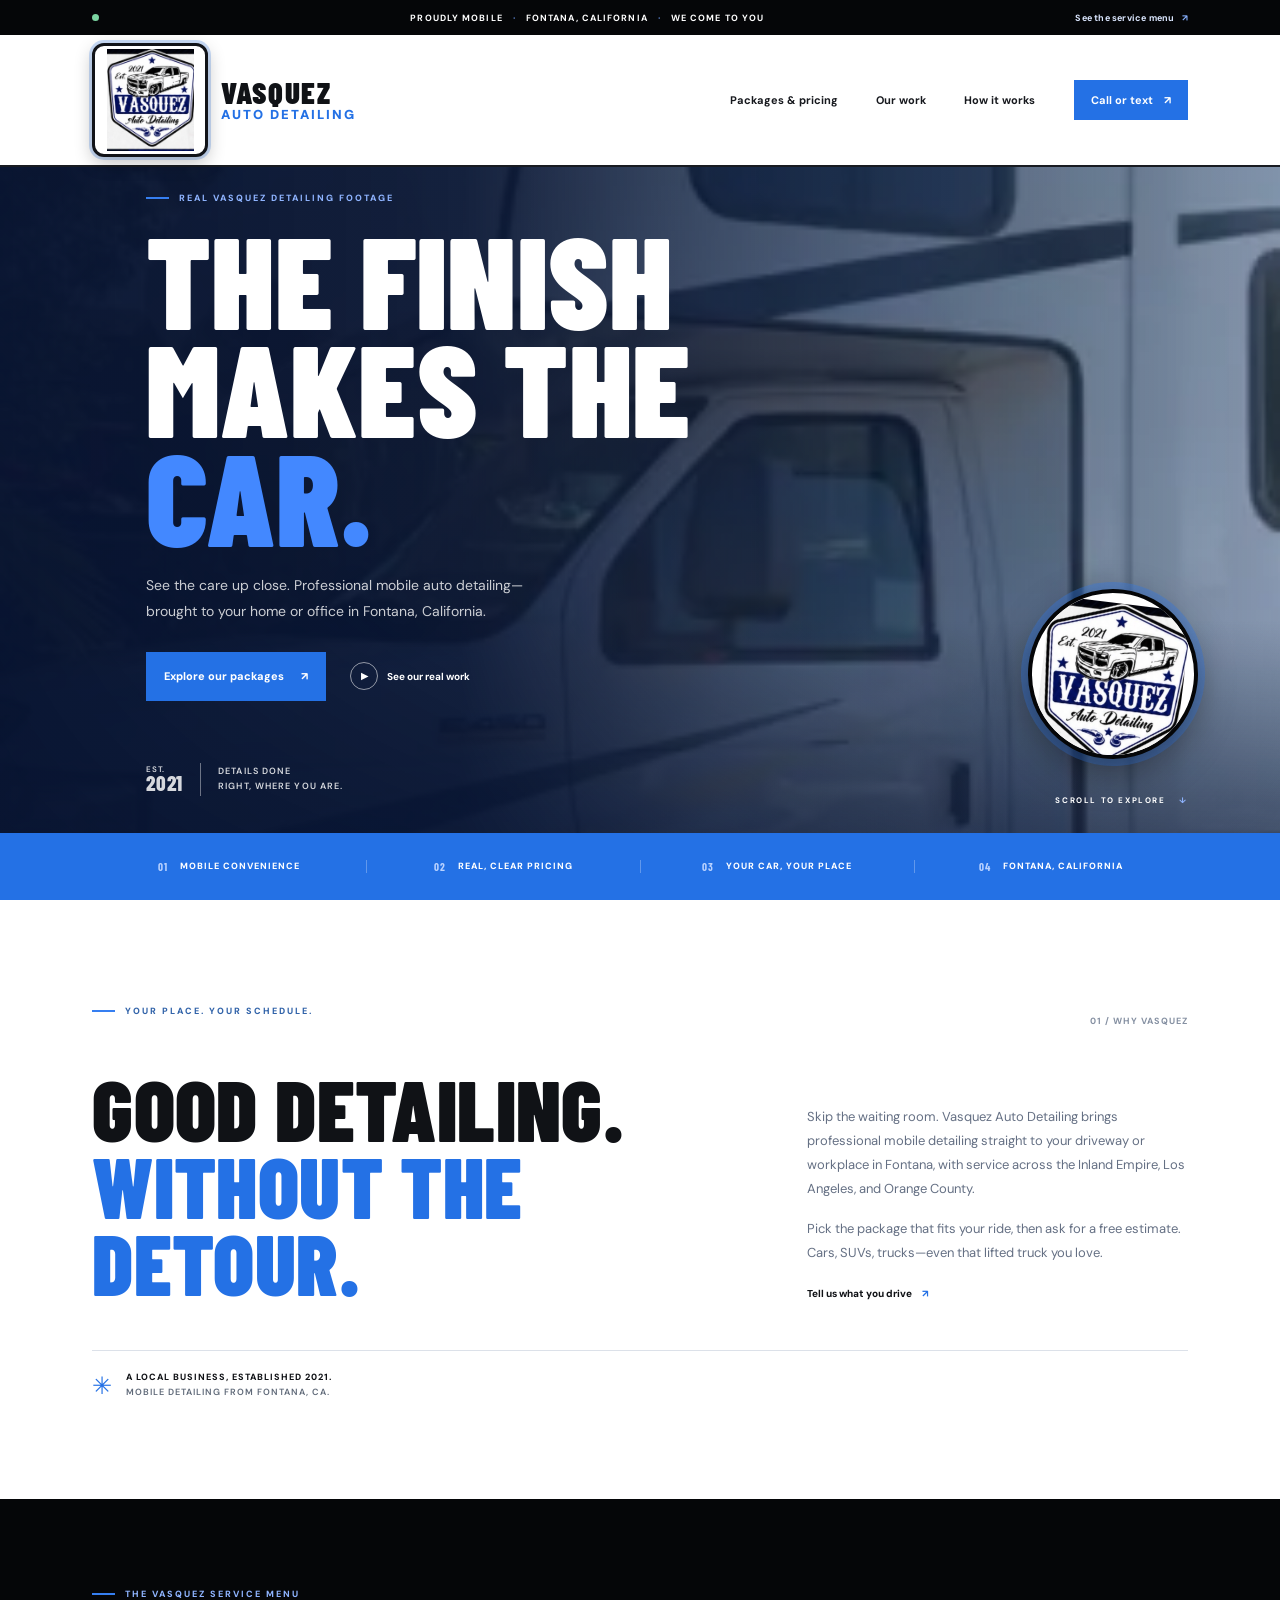
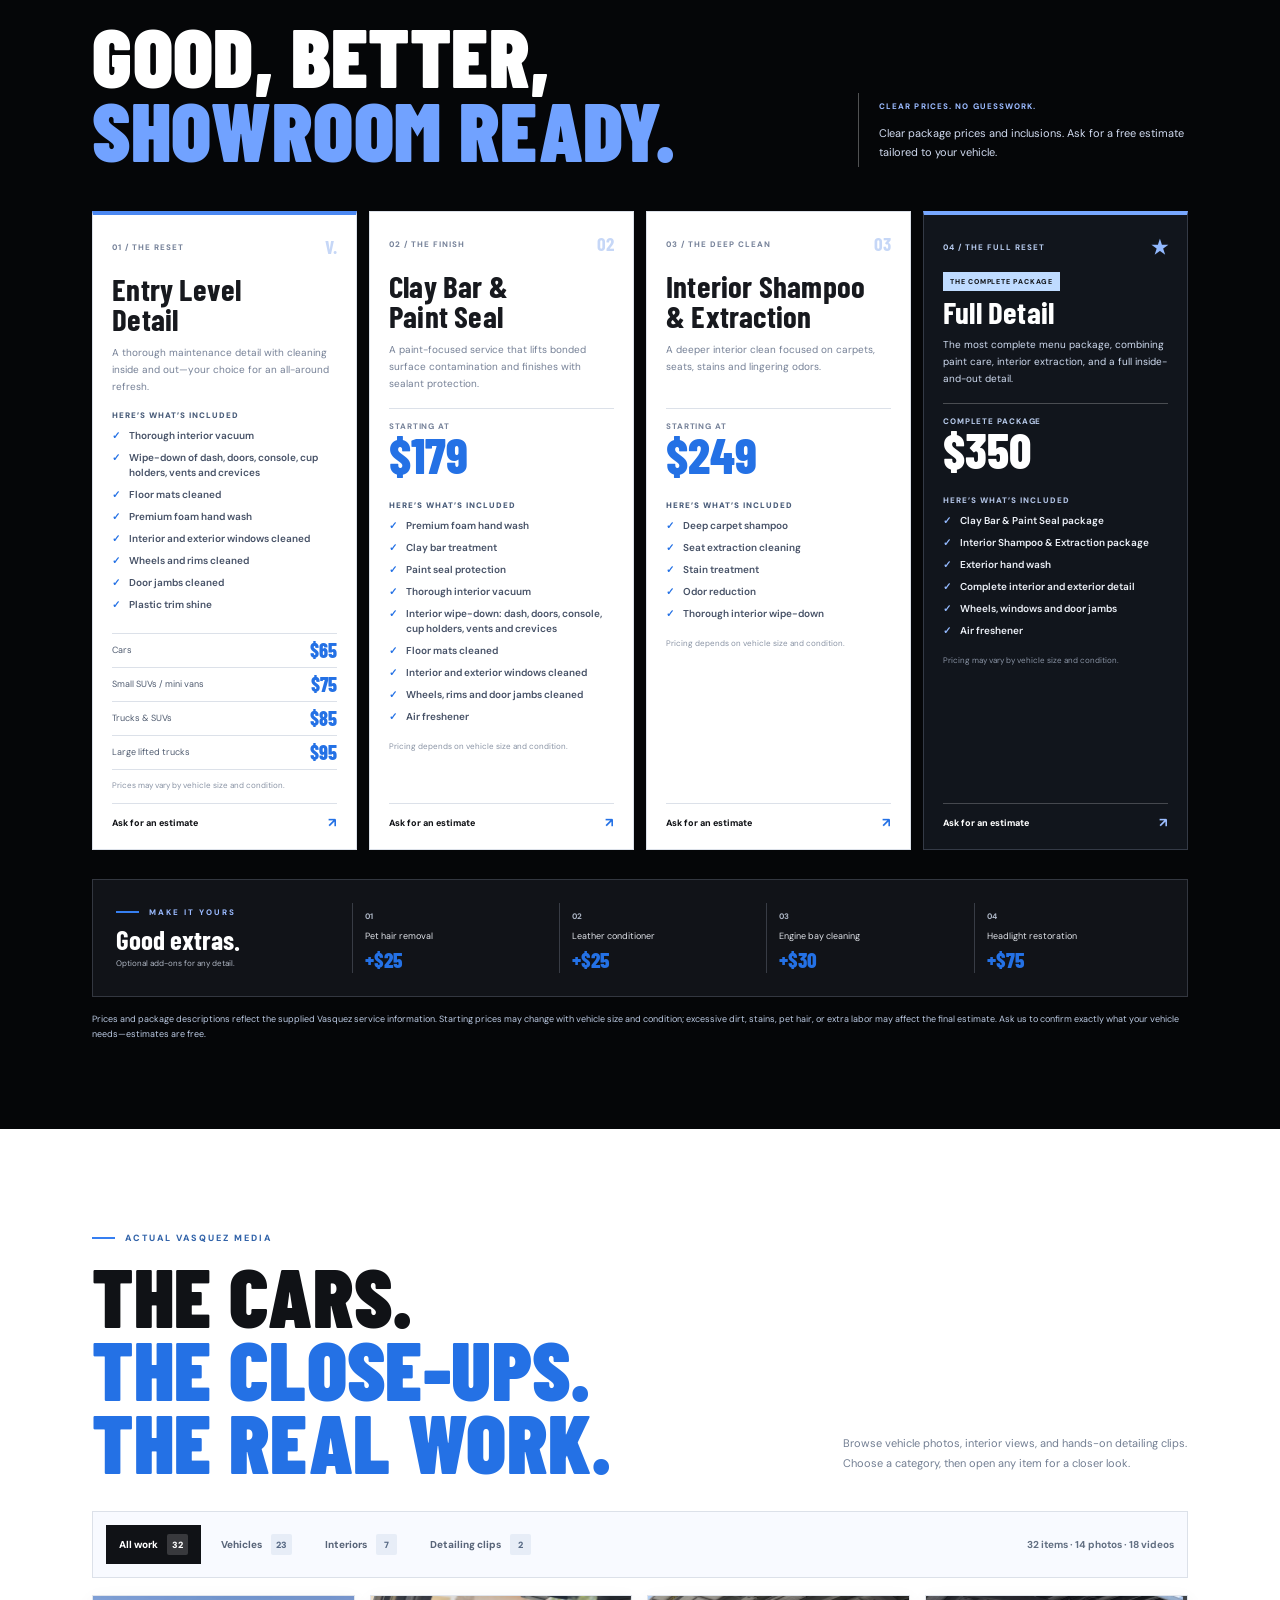
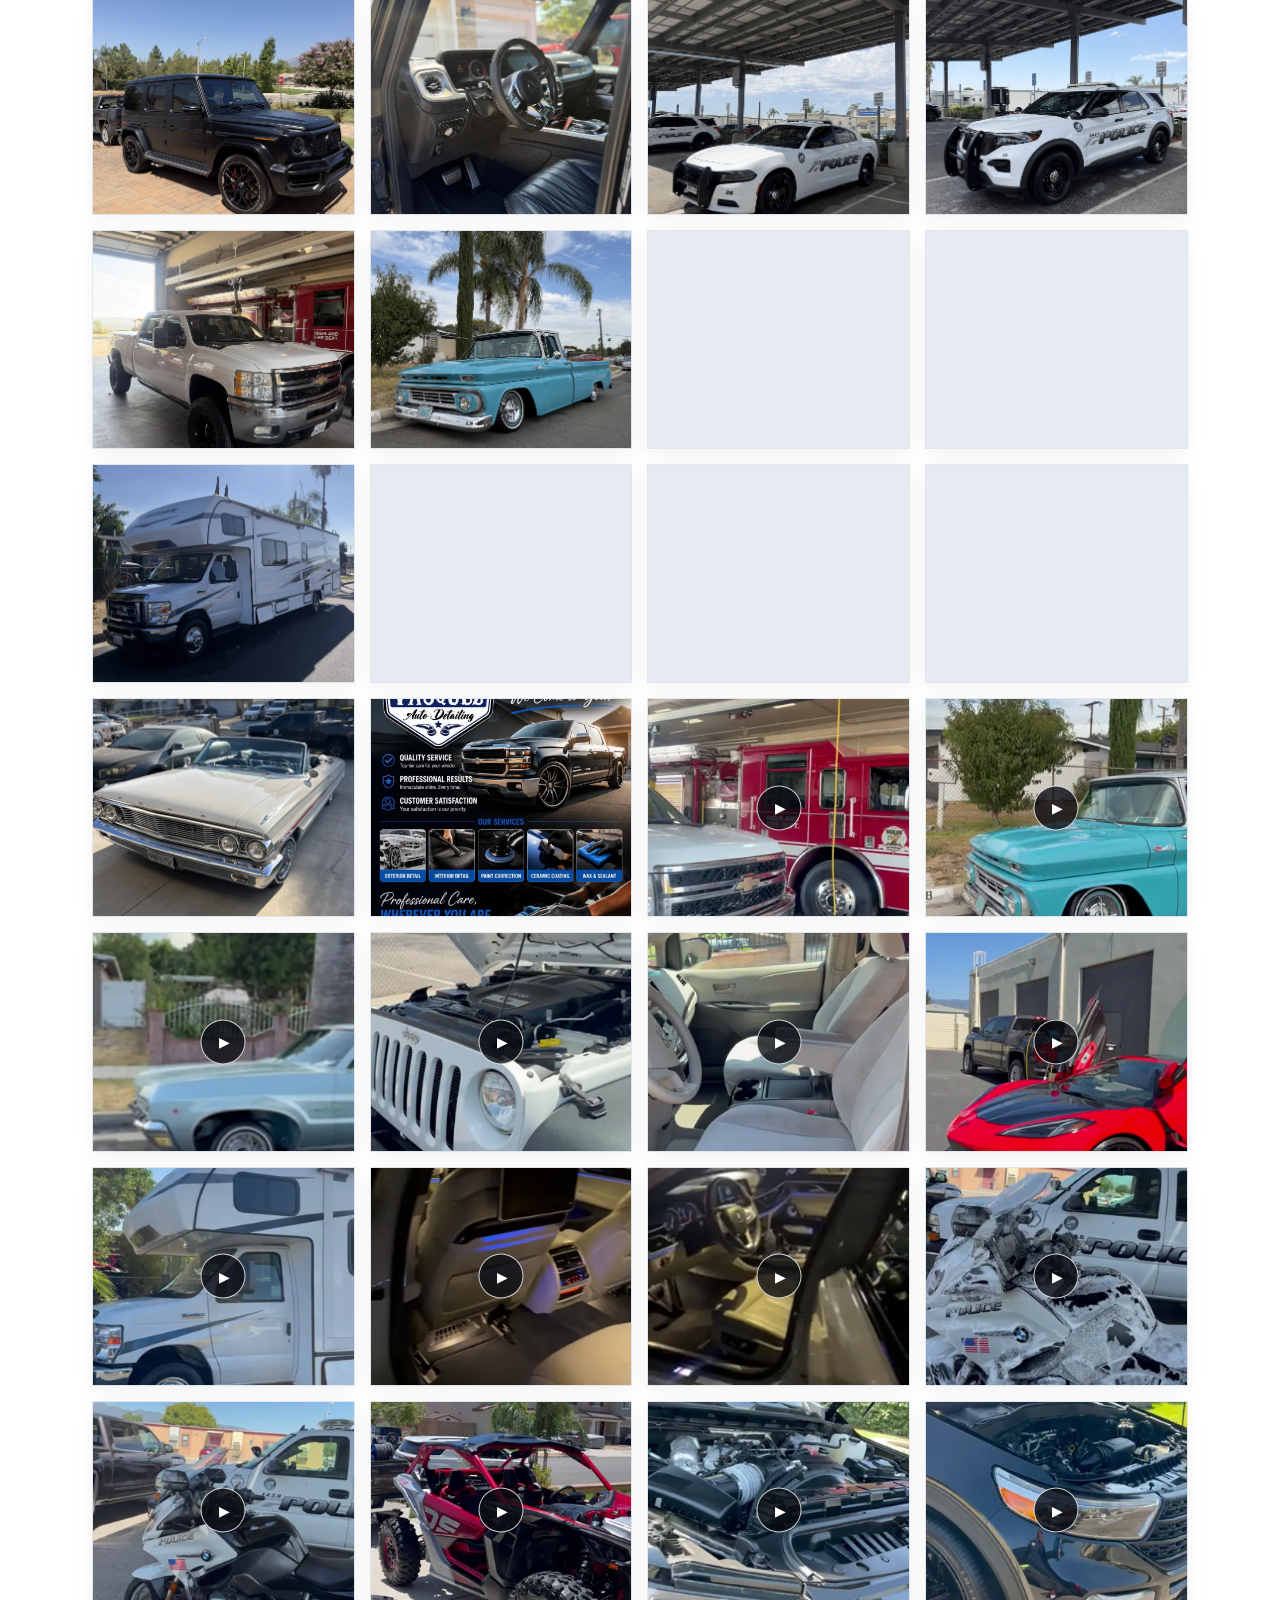
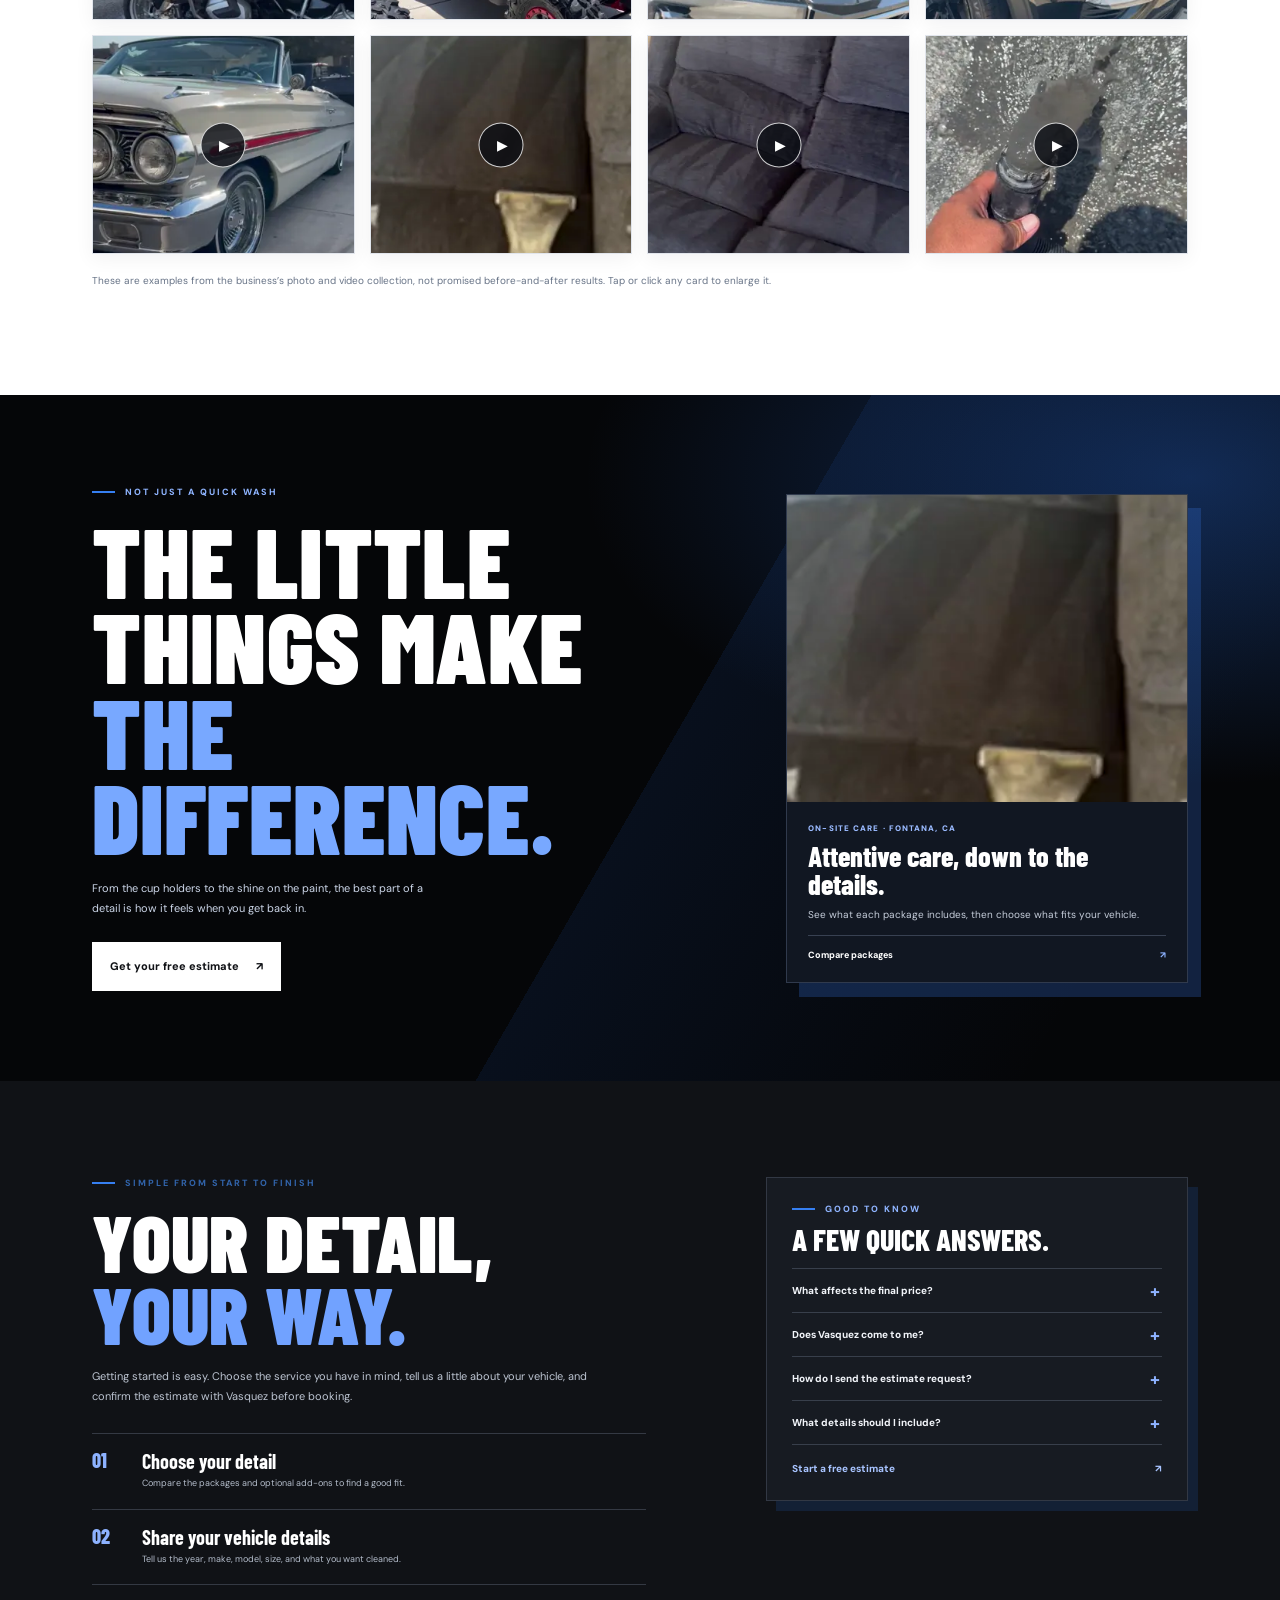
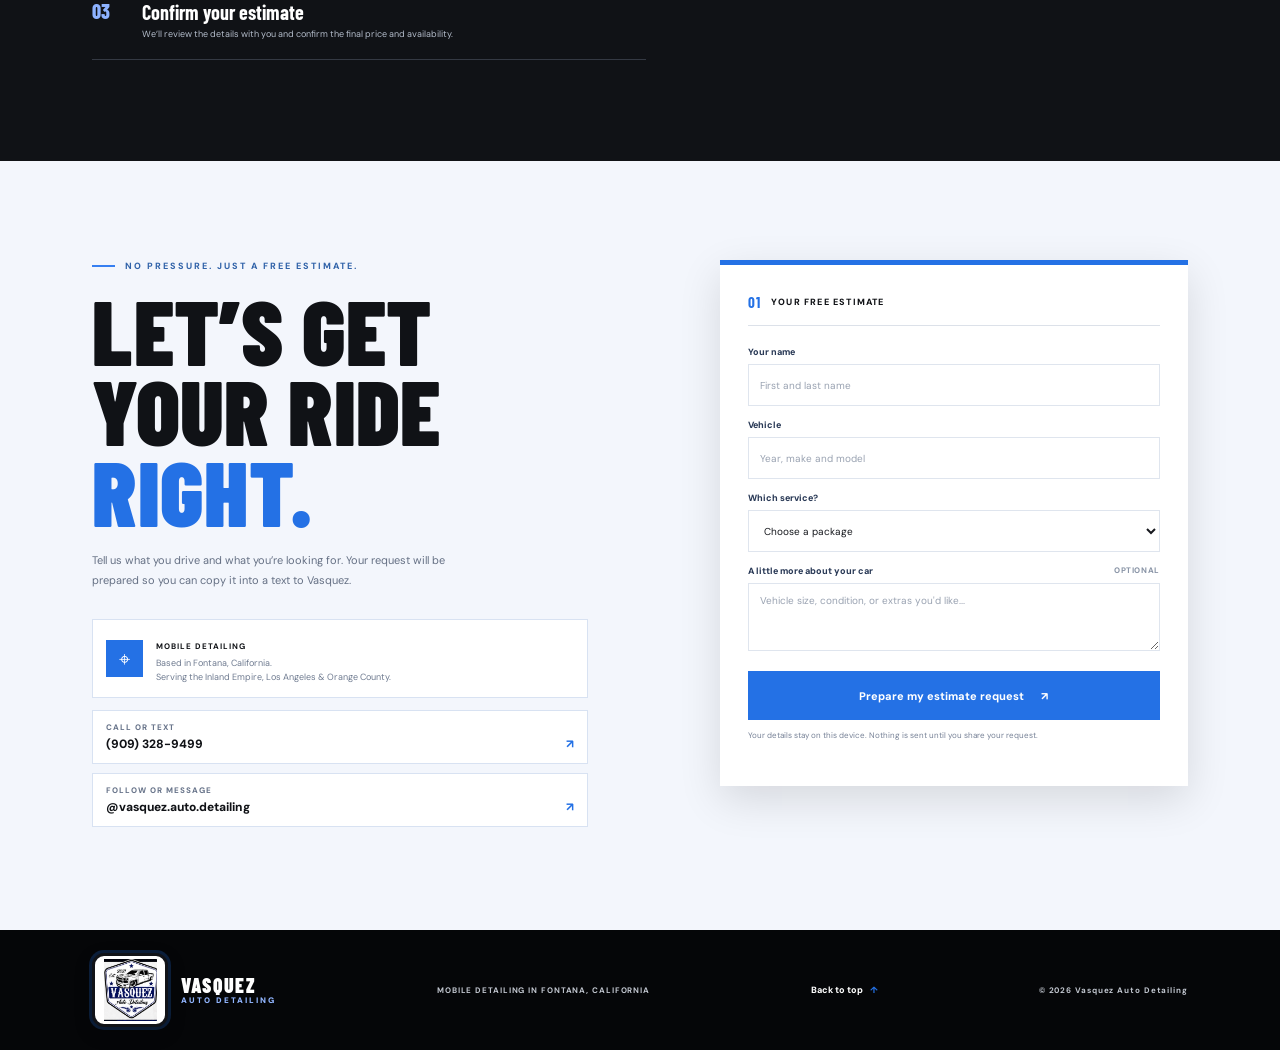
<file: index.html>
<!doctype html>
<html lang="en">
  <head>
    <meta charset="utf-8">
    <meta name="viewport" content="width=device-width, initial-scale=1">
    <meta name="theme-color" content="#101216">
    <meta name="description" content="Mobile auto detailing based in Fontana, California. Explore Vasquez Auto Detailing's services and prices, then call or text (909) 328-9499 for an estimate.">
    <meta property="og:type" content="website">
    <meta property="og:title" content="Vasquez Auto Detailing | Mobile Detailing in Fontana, CA">
    <meta property="og:description" content="Professional mobile detailing, honest package pricing and real work from Fontana, California.">
    <meta property="og:image" content="assets/photos/14.webp">
    <title>Vasquez Auto Detailing | Mobile Detailing in Fontana, CA</title>
    <link rel="preconnect" href="https://fonts.googleapis.com">
    <link rel="preconnect" href="https://fonts.gstatic.com" crossorigin>
    <link href="https://fonts.googleapis.com/css2?family=Barlow+Condensed:wght@500;600;700;800;900&family=DM+Sans:wght@400;500;600;700;800;900&display=swap" rel="stylesheet">
    <link rel="stylesheet" href="styles.css">
    <script type="application/ld+json">
      {
        "@context": "https://schema.org",
        "@type": "AutomotiveBusiness",
        "name": "Vasquez Auto Detailing",
        "image": "assets/photos/14.webp",
        "description": "Mobile automotive detailing based in Fontana, California.",
        "telephone": "+1-909-328-9499",
        "sameAs": [
          "https://www.instagram.com/vasquez.auto.detailing/"
        ],
        "address": {
          "@type": "PostalAddress",
          "addressLocality": "Fontana",
          "addressRegion": "CA",
          "addressCountry": "US"
        },
        "areaServed": {
          "@type": "City",
          "name": "Fontana"
        },
        "priceRange": "$65-$350"
      }
    </script>
    <script src="portfolio.js" defer></script>
    <script src="script.js" defer></script>
  </head>
  <body>
    <a class="skip-link" href="#main">Skip to content</a>
    <div class="location-bar">
      <span class="location-dot" aria-hidden="true"></span>
      <span>PROUDLY MOBILE <i>·</i> FONTANA, CALIFORNIA <i>·</i> WE COME TO YOU</span>
      <a href="#packages">See the service menu <span aria-hidden="true">↗</span></a>
    </div>
    <header class="site-header">
      <a class="brand" href="#home" aria-label="Vasquez Auto Detailing home">
        <img class="brand-logo" src="assets/logo-mark.webp" alt="">
        <span class="brand-name"><strong>VASQUEZ</strong><span>AUTO DETAILING</span></span>
      </a>
      <button class="menu-toggle" type="button" aria-expanded="false" aria-controls="main-nav" aria-label="Open navigation">
        <span></span><span></span>
      </button>
      <nav class="main-nav" id="main-nav" aria-label="Main navigation">
        <a href="#packages">Packages &amp; pricing</a>
        <a href="#work">Our work</a>
        <a href="#planning">How it works</a>
        <a class="nav-cta" href="tel:+19093289499">Call or text <span aria-hidden="true">↗</span></a>
      </nav>
    </header>

    <main id="main">
      <section class="hero" id="home">
        <video class="hero-video" muted playsinline preload="metadata" poster="assets/posters/07.webp" aria-hidden="true">
          <source src="assets/videos/07.mp4" type="video/mp4">
        </video>
        <div class="hero-overlay"></div>
        <div class="hero-content">
          <p class="eyebrow"><span></span> REAL VASQUEZ DETAILING FOOTAGE</p>
          <h1>THE FINISH<br>MAKES THE <span>CAR.</span></h1>
          <p class="hero-copy">See the care up close. Professional mobile auto detailing—brought to your home or office in Fontana, California.</p>
          <div class="hero-actions">
            <a class="button button-blue" href="#packages">Explore our packages <span aria-hidden="true">↗</span></a>
            <a class="hero-link" href="#work"><span class="play-mark" aria-hidden="true">▶</span> See our real work</a>
          </div>
          <div class="hero-proof" aria-label="Established 2021, mobile service">
            <span class="proof-year">EST.<br><strong>2021</strong></span>
            <span class="proof-rule"></span>
            <span>DETAILS DONE<br>RIGHT, WHERE YOU ARE.</span>
          </div>
        </div>
        <div class="hero-stamp"><img src="assets/logo-mark.webp" alt="Original Vasquez Auto Detailing shield logo, established 2021"></div>
        <a class="hero-scroll" href="#packages">SCROLL TO EXPLORE <span aria-hidden="true">↓</span></a>
      </section>

      <section class="service-strip" aria-label="Service highlights">
        <div><span class="strip-symbol">01</span><span>MOBILE CONVENIENCE</span></div>
        <div><span class="strip-symbol">02</span><span>REAL, CLEAR PRICING</span></div>
        <div><span class="strip-symbol">03</span><span>YOUR CAR, YOUR PLACE</span></div>
        <div><span class="strip-symbol">04</span><span>FONTANA, CALIFORNIA</span></div>
      </section>

      <section class="intro section-wrap" id="about">
        <div class="intro-label"><span class="eyebrow blue-eyebrow"><span></span> YOUR PLACE. YOUR SCHEDULE.</span><span class="side-index">01 / WHY VASQUEZ</span></div>
        <div class="intro-grid">
          <h2>GOOD DETAILING.<br><span>WITHOUT THE DETOUR.</span></h2>
          <div>
            <p>Skip the waiting room. Vasquez Auto Detailing brings professional mobile detailing straight to your driveway or workplace in Fontana, with service across the Inland Empire, Los Angeles, and Orange County.</p>
            <p>Pick the package that fits your ride, then ask for a free estimate. Cars, SUVs, trucks—even that lifted truck you love.</p>
            <a class="inline-link" href="#quote">Tell us what you drive <span aria-hidden="true">↗</span></a>
          </div>
        </div>
        <div class="intro-footnote"><span class="footnote-star" aria-hidden="true">✳</span><p>A LOCAL BUSINESS, ESTABLISHED 2021.<br><span>MOBILE DETAILING FROM FONTANA, CA.</span></p></div>
      </section>

      <section class="packages" id="packages">
        <div class="section-wrap">
          <div class="packages-head">
            <div>
              <p class="eyebrow"><span></span> THE VASQUEZ SERVICE MENU</p>
              <h2>GOOD, BETTER,<br><span>SHOWROOM READY.</span></h2>
            </div>
            <div class="pricing-blurb">
              <span class="menu-tag">CLEAR PRICES. NO GUESSWORK.</span>
              <p>Clear package prices and inclusions. Ask for a free estimate tailored to your vehicle.</p>
            </div>
          </div>
          <div class="package-grid">
            <article class="package-card entry-card">
              <div class="package-top"><span class="package-number">01 / THE RESET</span><span class="package-mark" aria-hidden="true">V.</span></div>
              <h3>Entry Level<br>Detail</h3>
              <p class="package-copy">A thorough maintenance detail with cleaning inside and out—your choice for an all-around refresh.</p>
              <div class="included-heading">HERE’S WHAT’S INCLUDED</div>
              <ul class="package-includes">
                <li>Thorough interior vacuum</li>
                <li>Wipe-down of dash, doors, console, cup holders, vents and crevices</li>
                <li>Floor mats cleaned</li>
                <li>Premium foam hand wash</li>
                <li>Interior and exterior windows cleaned</li>
                <li>Wheels and rims cleaned</li>
                <li>Door jambs cleaned</li>
                <li>Plastic trim shine</li>
              </ul>
              <div class="price-ladder">
                <div><span>Cars</span><strong>$65</strong></div>
                <div><span>Small SUVs / mini vans</span><strong>$75</strong></div>
                <div><span>Trucks &amp; SUVs</span><strong>$85</strong></div>
                <div><span>Large lifted trucks</span><strong>$95</strong></div>
              </div>
              <p class="price-caption">Prices may vary by vehicle size and condition.</p>
              <a class="package-link" href="#quote" data-service="Entry Level Detail">Ask for an estimate <span aria-hidden="true">↗</span></a>
            </article>

            <article class="package-card">
              <div class="package-top"><span class="package-number">02 / THE FINISH</span><span class="package-mark" aria-hidden="true">02</span></div>
              <h3>Clay Bar &amp;<br>Paint Seal</h3>
              <p class="package-copy">A paint-focused service that lifts bonded surface contamination and finishes with sealant protection.</p>
              <div class="package-price"><span>STARTING AT</span><strong>$179</strong></div>
              <div class="included-heading">HERE’S WHAT’S INCLUDED</div>
              <ul class="package-includes">
                <li>Premium foam hand wash</li>
                <li>Clay bar treatment</li>
                <li>Paint seal protection</li>
                <li>Thorough interior vacuum</li>
                <li>Interior wipe-down: dash, doors, console, cup holders, vents and crevices</li>
                <li>Floor mats cleaned</li>
                <li>Interior and exterior windows cleaned</li>
                <li>Wheels, rims and door jambs cleaned</li>
                <li>Air freshener</li>
              </ul>
              <p class="price-caption">Pricing depends on vehicle size and condition.</p>
              <a class="package-link" href="#quote" data-service="Clay Bar & Paint Seal Package">Ask for an estimate <span aria-hidden="true">↗</span></a>
            </article>

            <article class="package-card">
              <div class="package-top"><span class="package-number">03 / THE DEEP CLEAN</span><span class="package-mark" aria-hidden="true">03</span></div>
              <h3>Interior Shampoo<br>&amp; Extraction</h3>
              <p class="package-copy">A deeper interior clean focused on carpets, seats, stains and lingering odors.</p>
              <div class="package-price"><span>STARTING AT</span><strong>$249</strong></div>
              <div class="included-heading">HERE’S WHAT’S INCLUDED</div>
              <ul class="package-includes">
                <li>Deep carpet shampoo</li>
                <li>Seat extraction cleaning</li>
                <li>Stain treatment</li>
                <li>Odor reduction</li>
                <li>Thorough interior wipe-down</li>
              </ul>
              <p class="price-caption">Pricing depends on vehicle size and condition.</p>
              <a class="package-link" href="#quote" data-service="Interior Shampoo & Extraction">Ask for an estimate <span aria-hidden="true">↗</span></a>
            </article>

            <article class="package-card complete-card">
              <div class="package-top"><span class="package-number">04 / THE FULL RESET</span><span class="package-mark" aria-hidden="true">★</span></div>
              <p class="featured-label">THE COMPLETE PACKAGE</p>
              <h3>Full Detail</h3>
              <p class="package-copy">The most complete menu package, combining paint care, interior extraction, and a full inside-and-out detail.</p>
              <div class="package-price"><span>COMPLETE PACKAGE</span><strong>$350</strong></div>
              <div class="included-heading">HERE’S WHAT’S INCLUDED</div>
              <ul class="package-includes">
                <li>Clay Bar &amp; Paint Seal package</li>
                <li>Interior Shampoo &amp; Extraction package</li>
                <li>Exterior hand wash</li>
                <li>Complete interior and exterior detail</li>
                <li>Wheels, windows and door jambs</li>
                <li>Air freshener</li>
              </ul>
              <p class="price-caption">Pricing may vary by vehicle size and condition.</p>
              <a class="package-link" href="#quote" data-service="Full Detail">Ask for an estimate <span aria-hidden="true">↗</span></a>
            </article>
          </div>
          <div class="add-ons">
            <div class="add-ons-title"><p class="eyebrow blue-eyebrow"><span></span> MAKE IT YOURS</p><h3>Good extras.</h3><p>Optional add-ons for any detail.</p></div>
            <div class="add-on"><span>01</span><p>Pet hair removal</p><strong>+$25</strong></div>
            <div class="add-on"><span>02</span><p>Leather conditioner</p><strong>+$25</strong></div>
            <div class="add-on"><span>03</span><p>Engine bay cleaning</p><strong>+$30</strong></div>
            <div class="add-on"><span>04</span><p>Headlight restoration</p><strong>+$75</strong></div>
          </div>
          <p class="pricing-note">Prices and package descriptions reflect the supplied Vasquez service information. Starting prices may change with vehicle size and condition; excessive dirt, stains, pet hair, or extra labor may affect the final estimate. Ask us to confirm exactly what your vehicle needs—estimates are free.</p>
        </div>
      </section>

      <section class="work section-wrap" id="work">
        <div class="work-head">
          <div>
            <p class="eyebrow blue-eyebrow"><span></span> ACTUAL VASQUEZ MEDIA</p>
            <h2>THE CARS.<br><span>THE CLOSE-UPS.<br>THE REAL WORK.</span></h2>
          </div>
          <p>Browse vehicle photos, interior views, and hands-on detailing clips. Choose a category, then open any item for a closer look.</p>
        </div>
        <div class="gallery-toolbar">
          <div class="gallery-tabs" role="group" aria-label="Filter gallery by service type">
            <button class="gallery-filter is-active" type="button" data-filter="all" aria-pressed="true">All work <span id="all-count">32</span></button>
            <button class="gallery-filter" type="button" data-filter="vehicles" aria-pressed="false">Vehicles <span data-count-category="vehicles">23</span></button>
            <button class="gallery-filter" type="button" data-filter="interior" aria-pressed="false">Interiors <span data-count-category="interior">7</span></button>
            <button class="gallery-filter" type="button" data-filter="detailing" aria-pressed="false">Detailing clips <span data-count-category="detailing">2</span></button>
          </div>
          <span class="gallery-count" id="gallery-count" aria-live="polite">32 items · 14 photos · 18 videos</span>
        </div>
        <div class="gallery-grid" id="gallery-grid" aria-live="polite"></div>
        <p class="gallery-note">These are examples from the business’s photo and video collection, not promised before-and-after results. Tap or click any card to enlarge it.</p>
      </section>

      <section class="quality">
        <div class="quality-backdrop" role="presentation"></div>
        <div class="section-wrap quality-inner">
          <div class="quality-copy">
            <p class="eyebrow"><span></span> NOT JUST A QUICK WASH</p>
            <h2>THE LITTLE<br>THINGS MAKE<br><span>THE DIFFERENCE.</span></h2>
            <p>From the cup holders to the shine on the paint, the best part of a detail is how it feels when you get back in.</p>
            <a class="button button-white" href="#quote">Get your free estimate <span aria-hidden="true">↗</span></a>
          </div>
          <figure class="quality-work-card">
            <img src="assets/posters/16.webp" alt="A hand cleaning a vehicle wheel with a detailing brush" loading="lazy">
            <figcaption>
              <span class="quality-work-label">ON-SITE CARE · FONTANA, CA</span>
              <strong>Attentive care, down to the details.</strong>
              <span>See what each package includes, then choose what fits your vehicle.</span>
              <a href="#packages">Compare packages <span aria-hidden="true">↗</span></a>
            </figcaption>
          </figure>
        </div>
      </section>

      <section class="planning-section" id="planning">
        <div class="section-wrap planning-grid">
          <div class="planning-copy">
            <p class="eyebrow blue-eyebrow"><span></span> SIMPLE FROM START TO FINISH</p>
            <h2>YOUR DETAIL,<br><span>YOUR WAY.</span></h2>
            <p>Getting started is easy. Choose the service you have in mind, tell us a little about your vehicle, and confirm the estimate with Vasquez before booking.</p>
            <div class="planning-steps">
              <article class="planning-step">
                <span class="planning-step-number">01</span>
                <div><h3>Choose your detail</h3><p>Compare the packages and optional add-ons to find a good fit.</p></div>
              </article>
              <article class="planning-step">
                <span class="planning-step-number">02</span>
                <div><h3>Share your vehicle details</h3><p>Tell us the year, make, model, size, and what you want cleaned.</p></div>
              </article>
              <article class="planning-step">
                <span class="planning-step-number">03</span>
                <div><h3>Confirm your estimate</h3><p>We’ll review the details with you and confirm the final price and availability.</p></div>
              </article>
            </div>
          </div>
          <div class="planning-faq">
            <p class="eyebrow"><span></span> GOOD TO KNOW</p>
            <h3>A FEW QUICK ANSWERS.</h3>
            <details class="faq-item">
              <summary>What affects the final price?</summary>
              <p>Vehicle size and condition can affect pricing. Extra-heavy dirt, stains, pet hair, or additional labor may change the estimate, so share those details when you reach out.</p>
            </details>
            <details class="faq-item">
              <summary>Does Vasquez come to me?</summary>
              <p>Vasquez is a mobile detailing business based in Fontana. Share your location when requesting an estimate to confirm service availability.</p>
            </details>
            <details class="faq-item">
              <summary>How do I send the estimate request?</summary>
              <p>The form prepares your details to copy and paste into a text or email. You can also call or text Vasquez directly at <a href="tel:+19093289499">(909) 328-9499</a>.</p>
            </details>
            <details class="faq-item">
              <summary>What details should I include?</summary>
              <p>Include your vehicle’s year, make, model, its general condition, the service you’re interested in, and any add-ons you’d like to ask about.</p>
            </details>
            <a class="planning-link" href="#quote">Start a free estimate <span aria-hidden="true">↗</span></a>
          </div>
        </div>
      </section>

      <section class="quote-section" id="quote">
        <div class="section-wrap quote-grid">
          <div class="quote-intro">
            <p class="eyebrow blue-eyebrow"><span></span> NO PRESSURE. JUST A FREE ESTIMATE.</p>
            <h2>LET’S GET<br>YOUR RIDE <span>RIGHT.</span></h2>
            <p>Tell us what you drive and what you’re looking for. Your request will be prepared so you can copy it into a text to Vasquez.</p>
            <div class="fontana-card"><span aria-hidden="true">⌖</span><div><strong>MOBILE DETAILING</strong><p>Based in Fontana, California.<br>Serving the Inland Empire, Los Angeles &amp; Orange County.</p></div></div>
            <div class="contact-links" aria-label="Contact Vasquez Auto Detailing">
              <a class="contact-link" href="tel:+19093289499">
                <span class="contact-link-label">CALL OR TEXT</span>
                <span class="contact-link-value">(909) 328-9499 <span aria-hidden="true">↗</span></span>
              </a>
              <a class="contact-link" href="https://www.instagram.com/vasquez.auto.detailing/" target="_blank" rel="noopener noreferrer">
                <span class="contact-link-label">FOLLOW OR MESSAGE</span>
                <span class="contact-link-value">@vasquez.auto.detailing <span aria-hidden="true">↗</span></span>
              </a>
            </div>
          </div>
          <form class="quote-form" id="quote-form">
            <div class="form-title"><span class="form-step">01</span><span>YOUR FREE ESTIMATE</span></div>
            <label for="name">Your name</label>
            <input id="name" name="name" type="text" autocomplete="name" placeholder="First and last name" required>
            <label for="vehicle">Vehicle</label>
            <input id="vehicle" name="vehicle" type="text" autocomplete="off" placeholder="Year, make and model" required>
            <label for="service">Which service?</label>
            <select id="service" name="service" required>
              <option value="" disabled selected>Choose a package</option>
              <option>Entry Level Detail</option>
              <option>Foam Wash</option>
              <option>Clay Bar &amp; Paint Seal Package</option>
              <option>Interior Shampoo &amp; Extraction</option>
              <option>Paint Correction</option>
              <option>Ceramic Coating</option>
              <option>Full Detail</option>
              <option>Add-on or not sure</option>
            </select>
            <label for="message">A little more about your car <span>OPTIONAL</span></label>
            <textarea id="message" name="message" rows="3" placeholder="Vehicle size, condition, or extras you'd like..."></textarea>
            <button class="button button-blue form-submit" type="submit">Prepare my estimate request <span aria-hidden="true">↗</span></button>
            <p class="form-status" id="form-status" role="status" aria-live="polite">Your details stay on this device. Nothing is sent until you share your request.</p>
          </form>
        </div>
      </section>
    </main>

    <footer class="site-footer">
      <a class="brand footer-brand" href="#home" aria-label="Vasquez Auto Detailing home">
        <img class="brand-logo" src="assets/logo-mark.webp" alt="">
        <span class="brand-name"><strong>VASQUEZ</strong><span>AUTO DETAILING</span></span>
      </a>
      <span class="footer-location">MOBILE DETAILING IN FONTANA, CALIFORNIA</span>
      <a class="back-to-top" href="#home">Back to top <span aria-hidden="true">↑</span></a>
      <span class="copyright">© <span id="year"></span> Vasquez Auto Detailing</span>
    </footer>

    <dialog class="media-viewer" id="media-viewer" aria-labelledby="media-viewer-title">
      <div class="media-viewer-shell">
        <div class="media-viewer-header">
          <span class="media-viewer-kicker">VASQUEZ DETAILING · OUR WORK</span>
          <button class="media-viewer-close" id="media-viewer-close" type="button" aria-label="Close media viewer">Close <span aria-hidden="true">×</span></button>
        </div>
        <h2 class="visually-hidden" id="media-viewer-title"></h2>
        <figure class="media-viewer-figure">
          <div class="media-viewer-stage" id="media-viewer-stage"></div>
        </figure>
        <div class="media-viewer-controls">
          <button id="media-viewer-prev" type="button" aria-label="Previous item">← <span>Previous</span></button>
          <span id="media-viewer-position" aria-live="polite"></span>
          <button id="media-viewer-next" type="button" aria-label="Next item"><span>Next</span> →</button>
        </div>
      </div>
    </dialog>
  </body>
</html>
</file>
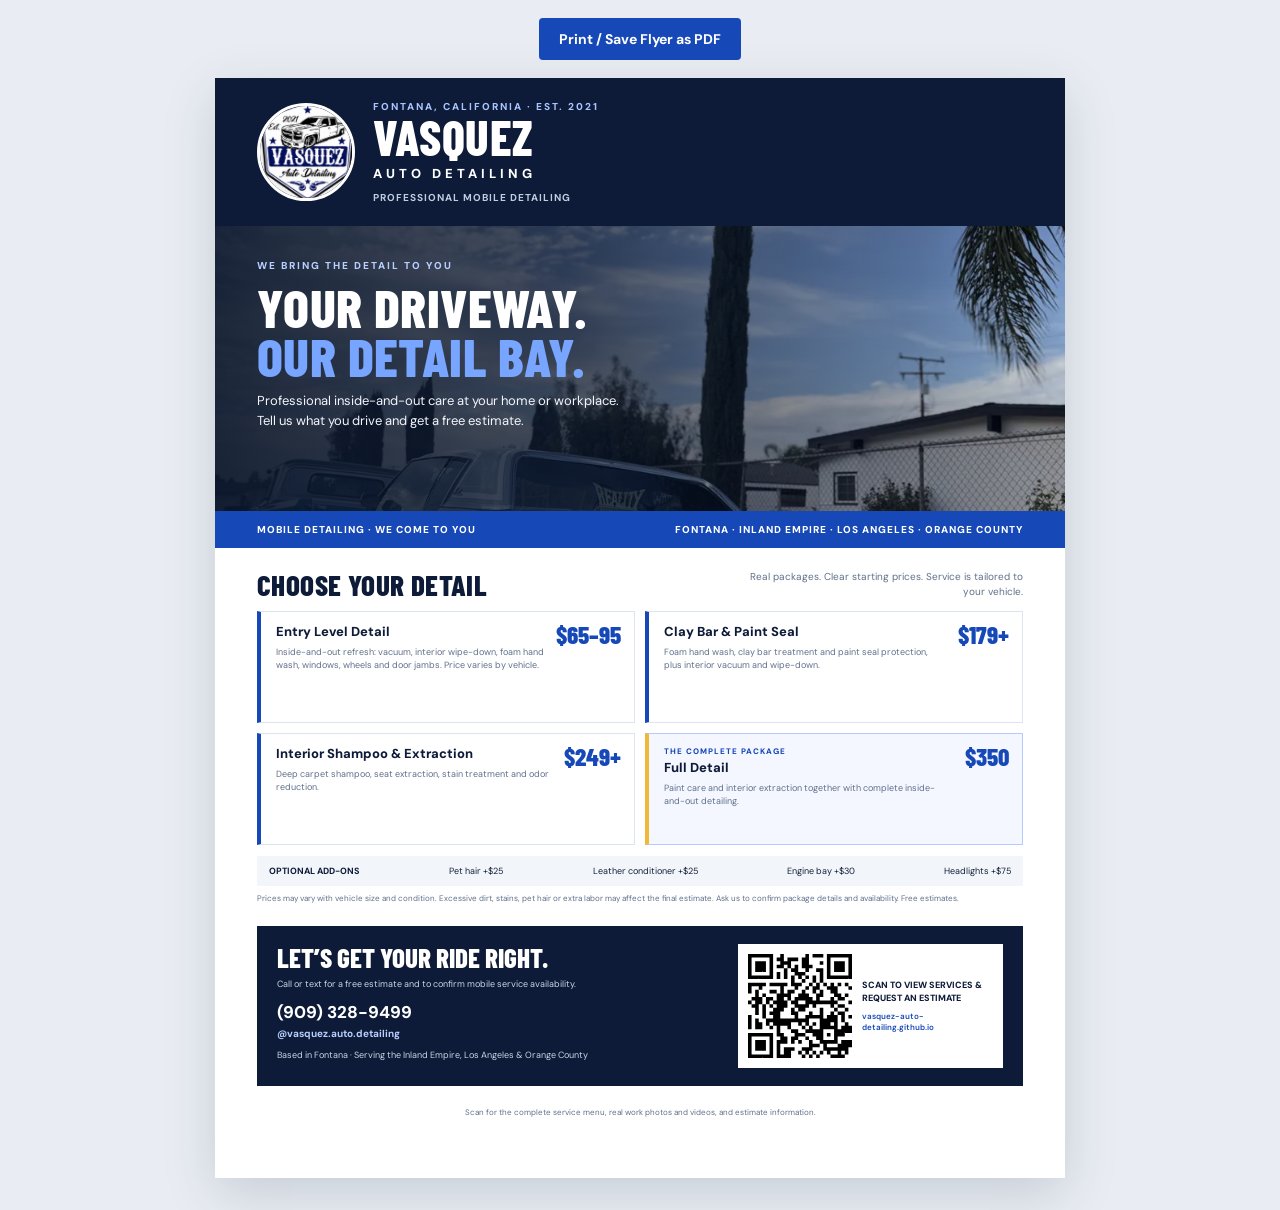
<file: flyer.html>
<!doctype html>
<html lang="en">
  <head>
    <meta charset="utf-8">
    <meta name="viewport" content="width=device-width, initial-scale=1">
    <meta name="description" content="Vasquez Auto Detailing mobile service menu, pricing, and contact information.">
    <meta name="theme-color" content="#0d1b38">
    <title>Vasquez Auto Detailing | Service Flyer</title>
    <link rel="preconnect" href="https://fonts.googleapis.com">
    <link rel="preconnect" href="https://fonts.gstatic.com" crossorigin>
    <link href="https://fonts.googleapis.com/css2?family=Barlow+Condensed:wght@600;700;800;900&family=DM+Sans:wght@400;500;600;700;800&display=swap" rel="stylesheet">
    <style>
      :root {
        color-scheme: light;
        --navy: #0d1b38;
        --blue: #1648b7;
        --blue-bright: #3476f6;
        --ink: #17233a;
        --muted: #60708a;
        --line: #dce4f0;
        --paper: #fff;
      }
      * { box-sizing: border-box; }
      body { margin: 0; background: #e9edf3; color: var(--ink); font-family: "DM Sans", Arial, sans-serif; }
      .toolbar { display: flex; justify-content: center; padding: 18px; }
      .print-button { padding: 12px 20px; border: 0; border-radius: 4px; background: var(--blue); color: white; font: 700 14px "DM Sans", Arial, sans-serif; cursor: pointer; }
      .flyer { width: min(850px, 100%); min-height: 1100px; margin: 0 auto 32px; overflow: hidden; background: var(--paper); box-shadow: 0 16px 50px #0d1b3826; }
      .masthead { display: flex; align-items: center; gap: 18px; min-height: 148px; padding: 22px 42px; background: var(--navy); color: white; }
      .logo { width: 98px; height: 98px; flex: 0 0 auto; border: 3px solid white; border-radius: 50%; background: white; object-fit: cover; }
      .brand-kicker { margin: 0 0 2px; color: #a9c5ff; font-size: 10px; font-weight: 800; letter-spacing: 2px; }
      .brand-name { margin: 0; font: 800 49px/.9 "Barlow Condensed", Impact, sans-serif; letter-spacing: .5px; }
      .brand-service { margin: 5px 0 0; color: #fff; font-size: 13px; font-weight: 800; letter-spacing: 4px; }
      .since { margin: 9px 0 0; color: #c2cde1; font-size: 10px; font-weight: 700; letter-spacing: 1px; }
      .hero { position: relative; height: 285px; overflow: hidden; background: #142442; }
      .hero img { width: 100%; height: 100%; object-fit: cover; object-position: center 48%; }
      .hero::after { position: absolute; inset: 0; background: linear-gradient(90deg, #09152bea 0%, #09152bb5 43%, #09152b12 100%); content: ""; }
      .hero-copy { position: absolute; z-index: 1; top: 33px; left: 42px; max-width: 460px; color: white; }
      .eyebrow { margin: 0 0 10px; color: #b9d0ff; font-size: 10px; font-weight: 800; letter-spacing: 2px; }
      .hero h1 { margin: 0; font: 800 54px/.91 "Barlow Condensed", Impact, sans-serif; letter-spacing: .4px; }
      .hero h1 span { color: #77a5ff; }
      .hero-copy p:last-child { max-width: 370px; margin: 11px 0 0; color: #f2f5fc; font-size: 13px; line-height: 1.55; }
      .mobile-ribbon { display: flex; align-items: center; justify-content: space-between; gap: 12px; padding: 12px 42px; background: var(--blue); color: white; font-size: 10px; font-weight: 800; letter-spacing: 1px; }
      .section { padding: 22px 42px 0; }
      .section-heading { display: flex; align-items: end; justify-content: space-between; gap: 16px; margin-bottom: 12px; }
      .section-heading h2 { margin: 0; color: var(--navy); font: 800 29px/1 "Barlow Condensed", Impact, sans-serif; letter-spacing: .4px; }
      .section-heading p { max-width: 275px; margin: 0; color: var(--muted); font-size: 10px; line-height: 1.45; text-align: right; }
      .packages { display: grid; grid-template-columns: 1fr 1fr; gap: 10px; }
      .package { position: relative; min-height: 112px; padding: 12px 15px; border: 1px solid var(--line); border-left: 4px solid var(--blue); background: #fff; }
      .package.featured { border-color: #b5caff; border-left-color: #f1b838; background: #f4f7ff; }
      .package h3 { max-width: 75%; margin: 0; color: var(--navy); font-size: 13px; font-weight: 800; line-height: 1.2; }
      .package .price { position: absolute; top: 10px; right: 13px; color: var(--blue); font: 800 25px/1 "Barlow Condensed", Impact, sans-serif; }
      .package p { max-width: 80%; margin: 6px 0 0; color: var(--muted); font-size: 9px; line-height: 1.45; }
      .package .tag { display: block; margin: 0 0 4px; color: var(--blue); font-size: 8px; font-weight: 800; letter-spacing: 1px; }
      .extras { display: flex; align-items: center; justify-content: space-between; gap: 10px; margin-top: 11px; padding: 9px 12px; background: #f2f5fa; color: var(--ink); font-size: 9px; }
      .extras strong { color: var(--navy); font-size: 9px; }
      .fine-print { margin: 7px 0 0; color: var(--muted); font-size: 8px; line-height: 1.4; }
      .bottom { display: grid; grid-template-columns: 1.25fr .75fr; gap: 20px; margin: 22px 42px 0; padding: 18px 20px; background: var(--navy); color: white; }
      .bottom h2 { margin: 0 0 7px; color: #fff; font: 800 27px/1 "Barlow Condensed", Impact, sans-serif; }
      .bottom p { margin: 0; color: #cbd5e6; font-size: 9px; line-height: 1.55; }
      .contact-line { display: block; margin-top: 9px; color: white; font-size: 17px; font-weight: 800; text-decoration: none; }
      .instagram { display: block; margin-top: 4px; color: #b9d0ff; font-size: 10px; font-weight: 700; text-decoration: none; }
      .areas { margin-top: 9px !important; color: #cbd5e6 !important; }
      .qr-panel { display: flex; align-items: center; gap: 10px; padding: 10px; background: white; color: var(--navy); }
      .qr-panel img { display: block; width: 104px; height: 104px; flex: 0 0 auto; }
      .qr-copy { font-size: 9px; font-weight: 800; line-height: 1.4; }
      .qr-copy span { display: block; margin-top: 6px; color: var(--blue); font-size: 8px; font-weight: 600; overflow-wrap: anywhere; }
      .footer-note { padding: 12px 42px 16px; color: var(--muted); font-size: 8px; line-height: 1.5; text-align: center; }
      @media (max-width: 600px) {
        .flyer { min-height: 0; margin-bottom: 0; }
        .masthead { min-height: 116px; padding: 18px 20px; }
        .logo { width: 76px; height: 76px; }
        .brand-name { font-size: 38px; }
        .brand-service { font-size: 10px; letter-spacing: 3px; }
        .hero { height: 250px; }
        .hero-copy { top: 28px; left: 22px; }
        .hero h1 { font-size: 46px; }
        .mobile-ribbon { align-items: flex-start; flex-direction: column; padding: 11px 22px; gap: 5px; }
        .section { padding: 20px 20px 0; }
        .section-heading { align-items: flex-start; flex-direction: column; }
        .section-heading p { text-align: left; }
        .packages { grid-template-columns: 1fr; }
        .bottom { grid-template-columns: 1fr; margin: 20px 20px 0; }
        .qr-panel { justify-content: flex-start; }
        .footer-note { padding-right: 20px; padding-left: 20px; }
      }
      @page { size: letter portrait; margin: 0; }
      @media print {
        body { background: white; print-color-adjust: exact; -webkit-print-color-adjust: exact; }
        .toolbar { display: none; }
        .flyer { width: 8.5in; min-height: 11in; margin: 0; box-shadow: none; }
      }
    </style>
  </head>
  <body>
    <div class="toolbar">
      <button class="print-button" type="button" onclick="window.print()">Print / Save Flyer as PDF</button>
    </div>
    <main class="flyer">
      <header class="masthead">
        <img class="logo" src="assets/logo-mark.webp" alt="Vasquez Auto Detailing original shield logo">
        <div>
          <p class="brand-kicker">FONTANA, CALIFORNIA · EST. 2021</p>
          <p class="brand-name">VASQUEZ</p>
          <p class="brand-service">AUTO DETAILING</p>
          <p class="since">PROFESSIONAL MOBILE DETAILING</p>
        </div>
      </header>
      <section class="hero" aria-label="Automotive detailing">
        <img src="assets/photos/07.webp" alt="Red sports car with its raised door open">
        <div class="hero-copy">
          <p class="eyebrow">WE BRING THE DETAIL TO YOU</p>
          <h1>YOUR DRIVEWAY.<br><span>OUR DETAIL BAY.</span></h1>
          <p>Professional inside-and-out care at your home or workplace. Tell us what you drive and get a free estimate.</p>
        </div>
      </section>
      <div class="mobile-ribbon">
        <span>MOBILE DETAILING · WE COME TO YOU</span>
        <span>FONTANA · INLAND EMPIRE · LOS ANGELES · ORANGE COUNTY</span>
      </div>
      <section class="section" aria-labelledby="services-heading">
        <div class="section-heading">
          <h2 id="services-heading">CHOOSE YOUR DETAIL</h2>
          <p>Real packages. Clear starting prices. Service is tailored to your vehicle.</p>
        </div>
        <div class="packages">
          <article class="package">
            <h3>Entry Level Detail</h3>
            <span class="price">$65–95</span>
            <p>Inside-and-out refresh: vacuum, interior wipe-down, foam hand wash, windows, wheels and door jambs. Price varies by vehicle.</p>
          </article>
          <article class="package">
            <h3>Clay Bar &amp; Paint Seal</h3>
            <span class="price">$179+</span>
            <p>Foam hand wash, clay bar treatment and paint seal protection, plus interior vacuum and wipe-down.</p>
          </article>
          <article class="package">
            <h3>Interior Shampoo &amp; Extraction</h3>
            <span class="price">$249+</span>
            <p>Deep carpet shampoo, seat extraction, stain treatment and odor reduction.</p>
          </article>
          <article class="package featured">
            <span class="tag">THE COMPLETE PACKAGE</span>
            <h3>Full Detail</h3>
            <span class="price">$350</span>
            <p>Paint care and interior extraction together with complete inside-and-out detailing.</p>
          </article>
        </div>
        <div class="extras">
          <strong>OPTIONAL ADD-ONS</strong>
          <span>Pet hair +$25</span>
          <span>Leather conditioner +$25</span>
          <span>Engine bay +$30</span>
          <span>Headlights +$75</span>
        </div>
        <p class="fine-print">Prices may vary with vehicle size and condition. Excessive dirt, stains, pet hair or extra labor may affect the final estimate. Ask us to confirm package details and availability. Free estimates.</p>
      </section>
      <footer class="bottom">
        <div>
          <h2>LET’S GET YOUR RIDE RIGHT.</h2>
          <p>Call or text for a free estimate and to confirm mobile service availability.</p>
          <a class="contact-line" href="tel:+19093289499">(909) 328-9499</a>
          <a class="instagram" href="https://www.instagram.com/vasquez.auto.detailing/">@vasquez.auto.detailing</a>
          <p class="areas">Based in Fontana · Serving the Inland Empire, Los Angeles &amp; Orange County</p>
        </div>
        <div class="qr-panel">
          <img src="assets/website-qr.svg" alt="QR code linking to the Vasquez Auto Detailing website">
          <div class="qr-copy">SCAN TO VIEW SERVICES &amp; REQUEST AN ESTIMATE<span>vasquez-auto-detailing.github.io</span></div>
        </div>
      </footer>
      <p class="footer-note">Scan for the complete service menu, real work photos and videos, and estimate information.</p>
    </main>
  </body>
</html>
</file>
<file: styles.css>
:root {
  color-scheme: light;
  --navy: #101216;
  --navy-deep: #050608;
  --blue: #2471e5;
  --blue-bright: #367ff1;
  --ice: #f3f6fc;
  --paper: #fff;
  --ink: #17191e;
  --muted: #606a79;
  --line: #dce1e9;
  --display: "Barlow Condensed", Impact, sans-serif;
  --body: "DM Sans", Arial, sans-serif;
}

* { box-sizing: border-box; }
html { scroll-behavior: smooth; scroll-padding-top: 125px; }
body { margin: 0; color: var(--ink); background: var(--paper); font-family: var(--body); -webkit-font-smoothing: antialiased; }
button, input, select, textarea { font: inherit; }
a { color: inherit; }
::selection { color: white; background: var(--blue); }
.visually-hidden { position: absolute; width: 1px; height: 1px; padding: 0; overflow: hidden; clip: rect(0, 0, 0, 0); white-space: nowrap; border: 0; }

.skip-link { position: fixed; z-index: 20; top: 12px; left: 12px; padding: 12px 16px; color: white; background: var(--blue); transform: translateY(-150%); }
.skip-link:focus { transform: translateY(0); }
.location-bar { min-height: 35px; padding: 7px 7.2%; display: flex; align-items: center; justify-content: space-between; gap: 18px; color: white; background: var(--navy-deep); font-size: 9px; font-weight: 700; letter-spacing: 1.1px; }
.location-bar > span:nth-child(2) { display: flex; align-items: center; gap: 10px; }
.location-bar i { color: #6b97ee; font-style: normal; }
.location-dot { width: 7px; height: 7px; flex: 0 0 auto; border-radius: 50%; background: #7bd4a1; }
.location-bar > a { text-decoration: none; color: #dbe7ff; letter-spacing: .2px; }
.location-bar > a span { margin-left: 5px; color: #88b1ff; }
.site-header { position: sticky; z-index: 10; top: 0; height: 132px; padding: 0 7.2%; display: flex; align-items: center; justify-content: space-between; border-bottom: 2px solid #181b21; background: rgba(255, 255, 255, .98); backdrop-filter: blur(12px); }
.brand { display: inline-flex; align-items: center; gap: 13px; text-decoration: none; }
.brand-logo { width: 116px; height: 114px; padding: 3px; object-fit: contain; border: 3px solid #111318; border-radius: 12px; background: white; box-shadow: 0 6px 18px rgba(0, 0, 0, .24), 0 0 0 3px rgba(36, 113, 229, .24); transition: transform .2s ease, box-shadow .2s ease; }
.brand:hover .brand-logo { transform: translateY(-1px); box-shadow: 0 7px 18px rgba(0, 0, 0, .3), 0 0 0 3px rgba(36, 113, 229, .4); }
.brand-name { display: flex; flex-direction: column; gap: 1px; }
.brand-name strong { color: var(--navy); font: 900 31px/.95 var(--display); letter-spacing: 1.6px; }
.brand-name > span { color: var(--blue); font: 900 13px/1.2 var(--body); letter-spacing: 2px; }
.main-nav { display: flex; align-items: center; gap: clamp(20px, 3vw, 43px); }
.main-nav > a { font-size: 11px; font-weight: 700; text-decoration: none; transition: color .18s ease; }
.main-nav > a:hover { color: var(--blue); }
.main-nav .nav-cta { padding: 13px 17px; color: white; background: var(--blue); }
.main-nav > .nav-cta:hover { color: white; background: var(--navy); }
.nav-cta span { margin-left: 8px; }
.menu-toggle { display: none; }

.hero { position: relative; min-height: min(720px, calc(100svh - 113px)); min-height: clamp(560px, 52vw, 720px); display: flex; align-items: center; overflow: hidden; color: white; background: var(--navy-deep); }
.hero-video, .hero-overlay { position: absolute; inset: 0; width: 100%; height: 100%; }
.hero-video { object-fit: cover; object-position: 58% 48%; animation: hero-arrive .9s ease-out both; transition: opacity .55s ease; }
.hero-video.is-changing { opacity: .15; }
.hero-overlay { background: linear-gradient(90deg, rgba(8, 20, 49, .98) 0%, rgba(8, 20, 49, .91) 36%, rgba(8, 20, 49, .63) 55%, rgba(8, 20, 49, .12) 100%), linear-gradient(0deg, rgba(8, 20, 49, .56), transparent 32%); }
.hero-content { position: relative; z-index: 1; width: min(660px, 65%); margin: 0 0 12px 11.4%; }
.eyebrow { display: flex; align-items: center; gap: 10px; margin: 0 0 20px; color: #8fb4ff; font-size: 9px; font-weight: 800; letter-spacing: 2px; }
.eyebrow > span { width: 23px; height: 2px; background: var(--blue-bright); }
.hero h1, .packages h2, .work h2, .quality h2, .quote-intro h2 { margin: 0; font-family: var(--display); font-weight: 900; letter-spacing: .4px; }
.hero h1 { font-size: clamp(72px, 10.2vw, 135px); line-height: .83; }
.hero h1 span, .quality h2 span { color: #4388ff; }
.hero-copy { max-width: 420px; margin: 24px 0 27px; color: rgba(255, 255, 255, .79); font-size: 14px; line-height: 1.85; }
.hero-actions { display: flex; align-items: center; gap: 24px; }
.button { min-height: 49px; display: inline-flex; align-items: center; justify-content: center; gap: 17px; padding: 0 18px; border: 0; font-size: 11px; font-weight: 800; text-decoration: none; cursor: pointer; transition: background .2s ease, transform .2s ease; }
.button:hover { transform: translateY(-2px); }
.button-blue { color: white; background: var(--blue); }
.button-blue:hover { background: #3983ff; }
.hero-link { display: inline-flex; align-items: center; gap: 9px; color: white; font-size: 10px; font-weight: 700; text-decoration: none; }
.play-mark { width: 28px; height: 28px; display: grid; place-items: center; padding-left: 2px; border: 1px solid rgba(255,255,255,.55); border-radius: 50%; font-size: 9px; }
.hero-proof { display: flex; align-items: center; gap: 17px; margin-top: 62px; color: rgba(255, 255, 255, .83); font-size: 9px; font-weight: 600; line-height: 1.7; letter-spacing: 1.1px; }
.proof-year { font-size: 8px; line-height: 1.2; letter-spacing: .8px; }
.proof-year strong { font: 800 21px/.9 var(--display); }
.proof-rule { width: 1px; height: 33px; background: rgba(255,255,255,.4); }
.hero-stamp { position: absolute; right: 6.4%; bottom: 11%; width: 170px; height: 170px; display: grid; place-items: center; padding: 10px; overflow: hidden; border: 4px solid var(--navy-deep); border-radius: 50%; background: white; box-shadow: 0 12px 38px rgba(0,0,0,.42), 0 0 0 7px rgba(54,127,241,.38); transform: rotate(7deg); }
.hero-stamp img { width: 100%; height: 100%; object-fit: contain; }
.hero-scroll { position: absolute; right: 7.2%; bottom: 28px; color: white; font-size: 8px; font-weight: 700; letter-spacing: 1.6px; text-decoration: none; }
.hero-scroll span { margin-left: 10px; color: #8fb4ff; }

.service-strip { min-height: 67px; padding: 0 7.2%; display: grid; grid-template-columns: repeat(4, 1fr); align-items: center; color: white; background: var(--blue); }
.service-strip > div { display: flex; align-items: center; justify-content: center; gap: 12px; font-size: 9px; font-weight: 800; letter-spacing: 1px; }
.service-strip > div + div { border-left: 1px solid rgba(255,255,255,.28); }
.strip-symbol { color: #b9d2ff; font: 700 11px var(--display); }

.section-wrap { width: min(1150px, 85.6%); margin: 0 auto; }
.intro { padding-top: 105px; padding-bottom: 98px; }
.intro-label { display: flex; justify-content: space-between; align-items: center; gap: 12px; margin-bottom: 33px; }
.blue-eyebrow { color: #3163a9; }
.side-index { color: #8590a2; font-size: 9px; font-weight: 700; letter-spacing: 1px; }
.intro-grid { display: grid; grid-template-columns: 1.05fr .65fr; align-items: end; gap: 9%; }
.intro h2 { margin: 0; color: var(--navy); font: 900 clamp(49px, 6.9vw, 85px)/.91 var(--display); letter-spacing: .4px; }
.intro h2 span { color: var(--blue); }
.intro-grid > div > p { margin: 0 0 15px; color: #657084; font-size: 13px; line-height: 1.85; }
.inline-link { display: inline-block; margin-top: 7px; color: var(--navy); font-size: 10px; font-weight: 800; text-decoration: none; }
.inline-link span { margin-left: 8px; color: var(--blue); }
.intro-footnote { display: flex; align-items: center; gap: 14px; margin-top: 48px; padding-top: 19px; border-top: 1px solid var(--line); }
.footnote-star { color: var(--blue); font-size: 24px; }
.intro-footnote p { margin: 0; color: var(--navy); font-size: 9px; font-weight: 800; line-height: 1.7; letter-spacing: 1px; }
.intro-footnote p span { color: var(--muted); font-weight: 600; }

.packages { padding: 89px 0 87px; color: white; background: var(--navy-deep); }
.packages-head { display: flex; justify-content: space-between; align-items: end; gap: 30px; }
.packages .eyebrow { margin-bottom: 18px; }
.packages h2 { font-size: clamp(53px, 7.1vw, 83px); line-height: .9; }
.packages h2 span { color: #71a2ff; }
.pricing-blurb { max-width: 330px; padding: 0 0 5px 20px; border-left: 1px solid rgba(255,255,255,.3); }
.menu-tag { color: #9abaff; font-size: 8px; font-weight: 800; letter-spacing: 1.1px; }
.pricing-blurb p { margin: 10px 0 0; color: #d1dbf0; font-size: 11px; line-height: 1.75; }
.package-grid { display: grid; grid-template-columns: repeat(4, minmax(0, 1fr)); gap: 12px; margin-top: 44px; }
.package-card { position: relative; min-height: 410px; padding: 20px 19px 18px; display: flex; flex-direction: column; color: var(--ink); background: white; border: 1px solid #dce1e9; }
.package-card.entry-card { border-top: 4px solid #4b88f2; }
.package-card.complete-card { color: white; background: #11151c; border: 1px solid #343a46; border-top: 4px solid #77a7ff; }
.package-top { display: flex; align-items: center; justify-content: space-between; }
.package-number { color: #77839a; font-size: 8px; font-weight: 800; letter-spacing: 1px; }
.package-mark { color: #c6d7f7; font: 700 19px var(--display); }
.complete-card .package-number { color: #b5c9ec; }
.complete-card .package-mark { color: #92b9ff; }
.package-card h3 { margin: 16px 0 9px; font: 700 clamp(23px, 2.6vw, 31px)/.98 var(--display); letter-spacing: .2px; }
.package-copy { min-height: 54px; margin: 0; color: #758096; font-size: 10px; line-height: 1.7; }
.complete-card .package-copy { color: #d0dcf1; }
.price-ladder { display: grid; gap: 0; margin-top: 14px; border-top: 1px solid var(--line); }
.price-ladder > div { min-height: 34px; display: flex; justify-content: space-between; align-items: center; gap: 5px; border-bottom: 1px solid var(--line); }
.price-ladder > div span { color: #505c70; font-size: 9px; }
.price-ladder strong { color: var(--blue); font: 800 20px var(--display); white-space: nowrap; }
.price-caption { margin: 9px 0 12px; color: #8993a4; font-size: 8px; line-height: 1.55; }
.package-price { margin-top: 13px; padding: 12px 0 9px; display: flex; flex-direction: column; gap: 0; border-top: 1px solid var(--line); }
.package-price > span { color: #77839a; font-size: 8px; font-weight: 800; letter-spacing: .9px; }
.package-price > strong { color: var(--blue); font: 800 49px/.98 var(--display); }
.complete-card .package-price { border-color: rgba(255,255,255,.24); }
.complete-card .package-price > span { color: #b7caea; }
.complete-card .package-price > strong { color: white; }
.included-heading { margin: 12px 0 8px; color: #4a5d7a; font-size: 8px; font-weight: 900; letter-spacing: 1px; }
.complete-card .included-heading { color: #aebfe0; }
.featured-label { align-self: flex-start; margin: 14px 0 -10px; padding: 5px 7px; color: var(--navy); background: #bfdbff; font-size: 7px; font-weight: 800; letter-spacing: .8px; }
.package-includes { margin: 0; padding: 0; list-style: none; }
.package-includes li { position: relative; margin: 0 0 7px; padding-left: 17px; color: #465166; font-size: 10px; font-weight: 600; line-height: 1.5; }
.package-includes li::before { position: absolute; left: 0; color: var(--blue); content: "✓"; }
.complete-card .package-includes li { color: #edf1f8; }
.complete-card .package-includes li::before { color: #94baff; }
.package-link { margin-top: auto; padding-top: 10px; display: flex; justify-content: space-between; align-items: center; border-top: 1px solid var(--line); color: var(--navy); font-size: 9px; font-weight: 800; text-decoration: none; }
.package-link span { color: var(--blue); font-size: 13px; }
.complete-card .package-link { border-color: rgba(255,255,255,.22); color: white; }
.complete-card .package-link span { color: #9cbdff; }
.package-link:hover { color: var(--blue); }
.complete-card .package-link:hover { color: #9cbdff; }

.add-ons { margin-top: 29px; padding: 23px; display: grid; grid-template-columns: 1.15fr repeat(4, 1fr); align-items: center; gap: 17px; color: white; background: #111318; border: 1px solid #333740; }
.add-ons .blue-eyebrow { color: #9abaff; }
.add-ons .add-ons-title h3 { color: white; }
.add-ons-title .eyebrow { margin-bottom: 6px; font-size: 8px; }
.add-ons-title h3 { margin: 0; font: 700 27px var(--display); }
.add-ons-title > p:last-child { margin: 2px 0 0; color: #b0b7c4; font-size: 8px; line-height: 1.5; }
.add-on { padding-left: 12px; border-left: 1px solid #383c45; }
.add-on > span { color: #aeb7c6; font-size: 8px; font-weight: 700; }
.add-on > p { margin: 6px 0 4px; color: #e0e3e9; font-size: 9px; line-height: 1.4; }
.add-on strong { color: var(--blue); font: 800 21px var(--display); }
.pricing-note { margin: 15px 0 0; color: #bccbe4; font-size: 9px; line-height: 1.7; }

.work { padding-top: 103px; padding-bottom: 106px; }
.work-head { display: flex; align-items: end; justify-content: space-between; gap: 35px; }
.work-head .eyebrow { margin-bottom: 15px; }
.work h2 { color: var(--navy); font-size: clamp(53px, 7vw, 83px); line-height: .88; }
.work h2 span { color: var(--blue); }
.work-head > p { max-width: 345px; margin: 0 0 5px; color: #727e92; font-size: 11px; line-height: 1.8; }
.gallery-toolbar { margin-top: 33px; padding: 13px; display: flex; align-items: center; justify-content: space-between; gap: 14px; border: 1px solid var(--line); background: #f8faff; }
.gallery-tabs { display: flex; flex-wrap: wrap; align-items: center; gap: 7px; }
.gallery-filter { min-height: 38px; padding: 8px 12px; display: inline-flex; align-items: center; gap: 9px; border: 1px solid transparent; color: #596579; background: transparent; font-size: 10px; font-weight: 800; cursor: pointer; transition: color .18s ease, background .18s ease, border-color .18s ease, transform .18s ease; }
.gallery-filter:hover { border-color: #b7cbed; color: var(--navy); }
.gallery-filter:focus-visible, .media-open:focus-visible, .media-viewer button:focus-visible { outline: 3px solid #6ea2ff; outline-offset: 3px; }
.gallery-filter > span { min-width: 21px; height: 21px; padding: 0 5px; display: inline-grid; place-items: center; border-radius: 2px; color: #586a85; background: #e7edf7; font-size: 9px; font-weight: 900; }
.gallery-filter:hover { color: var(--blue); }
.gallery-filter.is-active { border-color: var(--navy); color: white; background: var(--navy); }
.gallery-filter.is-active > span { color: white; background: rgba(255,255,255,.17); }
.gallery-count { flex: 0 0 auto; color: #626f82; font-size: 10px; font-weight: 700; }
.gallery-grid { display: grid; grid-template-columns: repeat(4, minmax(0, 1fr)); gap: 15px; padding-top: 17px; }
.media-card { min-width: 0; margin: 0; display: flex; flex-direction: column; overflow: hidden; border: 1px solid #e1e5ec; background: white; box-shadow: 0 5px 18px rgba(14,24,42,.055); animation: card-arrive .3s ease both; animation-delay: calc(var(--card-order, 0) * 12ms); transition: box-shadow .2s ease, transform .2s ease; }
.media-card:hover { transform: translateY(-3px); box-shadow: 0 11px 27px rgba(14,24,42,.13); }
.media-card[hidden] { display: none; }
.media-open { position: relative; width: 100%; padding: 0; display: block; overflow: hidden; border: 0; background: #111318; cursor: zoom-in; }
.media-open img { width: 100%; aspect-ratio: 1.2; display: block; object-fit: cover; background: #e5eaf3; transition: transform .35s ease, opacity .2s ease; }
.media-open:hover img { transform: scale(1.035); opacity: .83; }
.media-play-mark { position: absolute; top: 50%; left: 50%; width: 45px; height: 45px; display: grid; place-items: center; padding-left: 3px; border: 1px solid rgba(255,255,255,.8); border-radius: 50%; color: white; background: rgba(9,12,18,.78); font-size: 14px; transform: translate(-50%,-50%); transition: background .2s ease, transform .2s ease; }
.media-open:hover .media-play-mark { background: var(--blue); transform: translate(-50%,-50%) scale(1.08); }
.gallery-note { max-width: 740px; margin: 18px 0 0; color: #687487; font-size: 10px; line-height: 1.7; }

.media-viewer { width: min(92vw, 1050px); max-width: none; max-height: min(92vh, 960px); padding: 0; overflow: auto; border: 1px solid #384151; color: white; background: #0c0e12; box-shadow: 0 28px 100px rgba(0,0,0,.6); }
.media-viewer::backdrop { background: rgba(3,5,9,.84); backdrop-filter: blur(5px); }
.media-viewer-shell { padding: clamp(14px, 2.4vw, 27px); }
.media-viewer-header { display: flex; align-items: center; justify-content: space-between; gap: 15px; padding-bottom: 13px; border-bottom: 1px solid #303641; }
.media-viewer-kicker { color: #a9b9d4; font-size: 9px; font-weight: 900; letter-spacing: 1.4px; }
.media-viewer-close, .media-viewer-controls button { min-height: 40px; padding: 8px 12px; border: 1px solid #49515f; color: white; background: #171a20; font: inherit; font-size: 11px; font-weight: 800; cursor: pointer; }
.media-viewer-close { display: inline-flex; align-items: center; gap: 12px; }
.media-viewer-close span { color: #93b8ff; font-size: 20px; line-height: 1; }
.media-viewer-figure { margin: 17px 0 0; }
.media-viewer-stage { min-height: 180px; display: grid; place-items: center; background: #050608; }
.media-viewer-media { width: 100%; max-height: min(67vh,720px); display: block; object-fit: contain; }
.media-viewer-controls { display: grid; grid-template-columns: 1fr auto 1fr; align-items: center; gap: 10px; padding-top: 13px; border-top: 1px solid #303641; }
.media-viewer-controls button { justify-self: start; }
.media-viewer-controls button:last-child { justify-self: end; }
.media-viewer-controls button:hover, .media-viewer-close:hover { border-color: #759cf1; background: #202733; }
#media-viewer-position { color: #c4cbd6; font-size: 10px; font-weight: 700; }

.quality { position: relative; overflow: hidden; color: white; background: var(--navy-deep); }
.quality-backdrop { position: absolute; inset: 0; background: radial-gradient(ellipse at 93% 12%, rgba(41, 108, 220, .34), transparent 36%), linear-gradient(120deg, transparent 52%, rgba(31,84,177,.12) 52%, transparent 85%); pointer-events: none; }
.quality-inner { position: relative; display: grid; grid-template-columns: 1fr .7fr; align-items: center; gap: 11%; padding-top: 76px; padding-bottom: 75px; }
.quality-copy { padding: 15px 0; }
.quality h2 { font-size: clamp(60px, 8.1vw, 98px); line-height: .87; }
.quality h2 span { color: #78a8ff; }
.quality-copy > p:not(.eyebrow) { max-width: 360px; margin: 20px 0 23px; color: #ccd6e8; font-size: 11px; line-height: 1.8; }
.button-white { color: var(--navy); background: white; }
.button-white:hover { background: #e9f0fd; }
.quality-work-card { width: 100%; max-width: 470px; margin: 0 auto; overflow: hidden; border: 1px solid #303a4d; background: #111722; box-shadow: 13px 14px 0 rgba(55, 116, 224, .26); }
.quality-work-card > img { width: 100%; aspect-ratio: 1.3; display: block; object-fit: cover; object-position: center 43%; }
.quality-work-card > figcaption { padding: 21px; display: grid; gap: 9px; }
.quality-work-label { color: #9abaff; font-size: 8px; font-weight: 900; letter-spacing: 1.1px; }
.quality-work-card figcaption > strong { color: white; font: 800 28px/1 var(--display); }
.quality-work-card figcaption > span:last-of-type { color: #c6cedb; font-size: 10px; line-height: 1.65; }
.quality-work-card figcaption > a { display: flex; justify-content: space-between; align-items: center; margin-top: 3px; padding-top: 13px; border-top: 1px solid #384152; color: white; font-size: 9px; font-weight: 800; text-decoration: none; }
.quality-work-card figcaption > a > span { color: #8db2ff; }
.quality-work-card figcaption > a:hover { color: #9abaff; }

.planning-section { padding: 96px 0 101px; color: white; background: #101216; }
.planning-grid { display: grid; grid-template-columns: 1.05fr .8fr; align-items: start; gap: 11%; }
.planning-copy .eyebrow { margin-bottom: 16px; }
.planning-copy h2 { margin: 0; color: white; font: 900 clamp(56px, 7vw, 80px)/.9 var(--display); letter-spacing: .4px; }
.planning-copy h2 span { color: #71a2ff; }
.planning-copy > p:not(.eyebrow) { max-width: 500px; margin: 17px 0 27px; color: #bdc5d2; font-size: 11px; line-height: 1.85; }
.planning-steps { border-top: 1px solid #343943; }
.planning-step { display: grid; grid-template-columns: 38px 1fr; gap: 12px; padding: 17px 0; border-bottom: 1px solid #343943; }
.planning-step-number { color: #8db2ff; font: 800 20px/.95 var(--display); }
.planning-step h3 { margin: 0 0 5px; color: white; font: 700 20px/1 var(--display); }
.planning-step p { margin: 0; color: #b4bdcb; font-size: 9px; line-height: 1.7; }
.planning-faq { padding: 25px; border: 1px solid #323844; background: #171b22; box-shadow: 10px 10px 0 rgba(36, 113, 229, .15); }
.planning-faq .eyebrow { margin-bottom: 10px; }
.planning-faq > h3 { margin: 0 0 15px; color: white; font: 800 30px/.95 var(--display); }
.faq-item { border-top: 1px solid #383f4b; }
.faq-item:last-of-type { border-bottom: 1px solid #383f4b; }
.faq-item summary { position: relative; padding: 14px 25px 14px 0; color: #f1f4f9; font-size: 10px; font-weight: 800; line-height: 1.5; cursor: pointer; list-style: none; }
.faq-item summary::-webkit-details-marker { display: none; }
.faq-item summary::after { position: absolute; right: 2px; color: #8db2ff; content: "+"; font-size: 17px; line-height: 1; }
.faq-item[open] summary::after { content: "−"; }
.faq-item p { margin: -2px 0 14px; color: #b4bdcb; font-size: 9px; line-height: 1.75; }
.faq-item p a { color: #a8c4ff; font-weight: 800; }
.planning-link { margin-top: 17px; display: flex; justify-content: space-between; align-items: center; color: #a8c4ff; font-size: 10px; font-weight: 800; text-decoration: none; }
.planning-link:hover { color: white; }

.quote-section { padding: 99px 0 103px; background: var(--ice); }
.quote-grid { display: grid; grid-template-columns: .9fr .85fr; align-items: start; gap: 12%; }
.quote-intro .eyebrow { margin-bottom: 18px; }
.quote-intro h2 { color: var(--navy); font-size: clamp(57px, 7.8vw, 91px); line-height: .88; }
.quote-intro h2 span { color: var(--blue); }
.quote-intro > p:not(.eyebrow) { max-width: 375px; margin: 19px 0 0; color: #657084; font-size: 11px; line-height: 1.9; }
.fontana-card { display: flex; align-items: center; gap: 13px; margin-top: 28px; padding: 13px; border: 1px solid #d8e2f2; background: white; }
.fontana-card > span { width: 37px; height: 37px; display: grid; place-items: center; color: white; background: var(--blue); font-size: 20px; }
.fontana-card > div > strong { color: var(--navy); font-size: 8px; letter-spacing: 1px; }
.fontana-card > div > p { margin: 3px 0 0; color: #6f7b90; font-size: 9px; line-height: 1.5; }
.contact-links { display: grid; gap: 9px; margin-top: 12px; }
.contact-link { display: flex; flex-direction: column; gap: 4px; padding: 11px 13px; border: 1px solid #d8e2f2; background: white; text-decoration: none; transition: border-color .18s ease, transform .18s ease; }
.contact-link:hover { border-color: var(--blue); transform: translateY(-1px); }
.contact-link-label { color: #68748a; font-size: 8px; font-weight: 800; letter-spacing: 1px; }
.contact-link-value { display: flex; justify-content: space-between; gap: 10px; color: var(--navy); font-size: 12px; font-weight: 800; }
.contact-link-value > span { color: var(--blue); }
.quote-form { padding: 28px; border-top: 5px solid var(--blue); background: white; box-shadow: 0 14px 40px rgba(0, 0, 0, .12); }
.form-title { margin-bottom: 20px; padding-bottom: 14px; display: flex; align-items: center; gap: 10px; border-bottom: 1px solid var(--line); color: var(--navy); font-size: 9px; font-weight: 800; letter-spacing: 1.2px; }
.form-step { color: var(--blue); font: 700 15px var(--display); }
.quote-form label { display: block; margin: 13px 0 6px; color: #283855; font-size: 9px; font-weight: 800; }
.quote-form label span { float: right; color: #8a95a7; font-size: 8px; letter-spacing: .6px; }
.quote-form input, .quote-form select, .quote-form textarea { width: 100%; min-height: 42px; padding: 10px 11px; border: 1px solid #dfe5ee; border-radius: 0; outline: none; color: var(--ink); background: white; font-size: 10px; }
.quote-form textarea { min-height: 68px; resize: vertical; }
.quote-form input::placeholder, .quote-form textarea::placeholder { color: #99a2b1; }
.quote-form input:focus, .quote-form select:focus, .quote-form textarea:focus { border-color: var(--blue); box-shadow: 0 0 0 2px rgba(36,113,229,.12); }
.form-submit { width: 100%; margin-top: 15px; }
.form-status { min-height: 29px; margin: 9px 0 0; color: #768196; font-size: 8px; line-height: 1.7; }
.form-status.is-error { color: #a13e32; }
.form-status.is-ready { color: #276546; }

.site-footer { min-height: 111px; padding: 23px 7.2%; display: flex; align-items: center; justify-content: space-between; gap: 18px; color: white; background: var(--navy-deep); }
.footer-brand .brand-logo { width: 76px; height: 74px; }
.footer-brand .brand-name strong { color: white; }
.footer-brand .brand-name > span { color: #91b5ff; }
.footer-brand .brand-name strong { font-size: 20px; }
.footer-brand .brand-name > span { font-size: 8px; }
.footer-location, .copyright { color: #c2c7d0; font-size: 8px; font-weight: 700; letter-spacing: .9px; }
.back-to-top { color: white; font-size: 9px; font-weight: 800; text-decoration: none; }
.back-to-top span { margin-left: 5px; color: var(--blue); }

@keyframes hero-arrive { from { transform: scale(1.03); } to { transform: scale(1); } }
@keyframes card-arrive { from { opacity: .5; transform: translateY(6px); } to { opacity: 1; transform: translateY(0); } }
@media (prefers-reduced-motion: reduce) {
  *, *::before, *::after { scroll-behavior: auto !important; animation-duration: .01ms !important; animation-iteration-count: 1 !important; transition-duration: .01ms !important; }
}

@media (max-width: 1020px) {
  .site-header, .location-bar, .service-strip { padding-right: 5%; padding-left: 5%; }
  .main-nav { gap: 18px; }
  .main-nav > a { font-size: 10px; }
  .section-wrap { width: 90%; }
  .package-card { padding-right: 14px; padding-left: 14px; }
  .package-grid { grid-template-columns: repeat(2, minmax(0, 1fr)); gap: 12px; }
  .package-card { min-height: 375px; padding: 22px; }
  .package-card h3 { font-size: 31px; }
  .package-copy { min-height: 38px; }
  .add-ons { grid-template-columns: repeat(4, 1fr); }
  .add-ons-title { grid-column: 1 / -1; }
  .hero-stamp { width: 116px; height: 116px; }
}

@media (max-width: 740px) {
  html { scroll-padding-top: 100px; }
  .location-bar { min-height: 32px; justify-content: center; padding-right: 4%; padding-left: 4%; font-size: 7px; letter-spacing: .7px; }
  .location-bar > span:nth-child(2) { gap: 5px; }
  .location-bar > a { display: none; }
  .site-header { height: 112px; padding: 0 5%; }
  .brand { gap: 12px; }
  .brand-logo { width: 98px; height: 96px; }
  .brand-name strong { font-size: 27px; }
  .brand-name > span { font-size: 10px; letter-spacing: 1.7px; }
  .menu-toggle { width: 40px; height: 40px; display: flex; flex-direction: column; align-items: center; justify-content: center; gap: 6px; border: 1px solid var(--line); background: white; cursor: pointer; }
  .menu-toggle > span { width: 16px; height: 2px; background: var(--navy); transition: transform .2s ease; }
  .menu-toggle[aria-expanded="true"] > span:first-child { transform: translateY(4px) rotate(45deg); }
  .menu-toggle[aria-expanded="true"] > span:last-child { transform: translateY(-4px) rotate(-45deg); }
  .main-nav { position: absolute; top: 112px; right: 0; left: 0; display: none; align-items: stretch; gap: 0; padding: 6px 5% 18px; background: white; box-shadow: 0 13px 18px rgba(16,34,74,.12); }
  .main-nav.is-open { display: flex; flex-direction: column; }
  .main-nav > a { padding: 14px 0; border-bottom: 1px solid var(--line); font-size: 11px; }
  .main-nav .nav-cta { display: flex; justify-content: space-between; margin-top: 10px; padding: 13px 15px; border: 0; }
  .hero { min-height: min(760px, calc(100svh - 101px)); min-height: 640px; max-height: 780px; align-items: flex-end; padding-bottom: 94px; }
  .hero-video { object-position: 61% center; }
  .hero-overlay { background: linear-gradient(0deg, rgba(8,20,49,.98) 0%, rgba(8,20,49,.91) 35%, rgba(8,20,49,.43) 70%, rgba(8,20,49,.14) 100%); }
  .hero-content { width: 90%; margin: 0 5%; }
  .hero h1 { font-size: clamp(67px, 14vw, 94px); }
  .hero-copy { max-width: 390px; font-size: 12px; }
  .hero-proof { margin-top: 40px; }
  .hero-scroll { right: 5%; bottom: 22px; font-size: 7px; }
  .service-strip { min-height: 94px; grid-template-columns: repeat(2, 1fr); row-gap: 8px; padding: 12px 5%; }
  .service-strip > div { justify-content: flex-start; padding-left: 6%; font-size: 8px; }
  .service-strip > div + div { border-left: 0; }
  .section-wrap { width: 90%; }
  .intro { padding-top: 72px; padding-bottom: 68px; }
  .intro-label { margin-bottom: 24px; }
  .side-index { font-size: 7px; letter-spacing: .3px; }
  .intro-grid { grid-template-columns: 1fr; gap: 21px; }
  .intro h2 { font-size: clamp(54px, 11vw, 72px); }
  .intro-grid > div > p { font-size: 12px; }
  .intro-footnote { margin-top: 30px; }
  .packages { padding: 70px 0 66px; }
  .packages-head, .work-head { align-items: flex-start; flex-direction: column; gap: 20px; }
  .packages h2 { font-size: clamp(58px, 12vw, 80px); }
  .pricing-blurb { max-width: 410px; }
  .package-grid { grid-template-columns: 1fr; gap: 11px; margin-top: 29px; }
  .package-card { min-height: 0; padding: 21px 19px; }
  .package-card h3 { font-size: 33px; }
  .package-copy { min-height: 0; margin-bottom: 3px; }
  .price-ladder { margin-top: 14px; }
  .package-price > strong { font-size: 43px; }
  .package-link { margin-top: 12px; }
  .add-ons { grid-template-columns: repeat(2, 1fr); gap: 16px 8px; padding: 19px; }
  .add-ons-title { grid-column: 1 / -1; }
  .add-on { min-height: 60px; padding-left: 10px; }
  .pricing-note { font-size: 8px; }
  .work { padding-top: 72px; padding-bottom: 73px; }
  .work-head { gap: 14px; }
  .work h2 { font-size: clamp(57px, 12vw, 76px); }
  .work-head > p { font-size: 10px; }
  .gallery-toolbar { align-items: flex-start; flex-direction: column; margin-top: 28px; padding: 9px; }
  .gallery-tabs { gap: 4px; }
  .gallery-filter { min-height: 36px; gap: 5px; padding: 7px; font-size: 8px; }
  .gallery-filter > span { min-width: 18px; height: 18px; padding: 0 4px; font-size: 8px; }
  .gallery-count { font-size: 9px; }
  .gallery-grid { grid-template-columns: repeat(2, minmax(0, 1fr)); gap: 9px; padding-top: 11px; }
  .media-open img { aspect-ratio: 1.1; }
  .media-play-mark { width: 37px; height: 37px; font-size: 12px; }
  .media-viewer { width: 96vw; max-height: 94vh; }
  .media-viewer-shell { padding: 12px; }
  .media-viewer-stage { min-height: 130px; }
  .media-viewer-media { max-height: 66vh; }
  .media-viewer-controls button { min-height: 40px; padding: 8px; font-size: 10px; }
  .quality-inner { grid-template-columns: 1fr; gap: 31px; padding-top: 65px; padding-bottom: 65px; }
  .quality h2 { font-size: clamp(65px, 13vw, 90px); }
  .quality-work-card { width: min(100%, 430px); }
  .quote-section { padding: 71px 0 75px; }
  .quote-grid { grid-template-columns: 1fr; gap: 30px; }
  .planning-grid { grid-template-columns: 1fr; gap: 32px; }
  .planning-section { padding: 70px 0 74px; }
  .planning-copy h2 { font-size: clamp(60px, 12vw, 80px); }
  .planning-faq { padding: 21px; }
  .quote-intro h2 { font-size: clamp(63px, 13vw, 86px); }
  .quote-form { padding: 23px 18px; }
  .site-footer { padding: 22px 5%; display: grid; grid-template-columns: 1fr auto; gap: 12px; }
  .footer-location { grid-column: 1 / -1; }
  .copyright { grid-column: 1 / -1; padding-top: 10px; border-top: 1px solid var(--line); }
  .hero-stamp { display: none; }
}

@media (max-width: 400px) {
  .location-bar { font-size: 6.5px; }
  .location-dot { width: 5px; height: 5px; }
  .hero { min-height: 615px; }
  .hero-actions { align-items: flex-start; flex-direction: column; gap: 15px; }
  .site-header { height: 106px; }
  .main-nav { top: 106px; }
  .brand { gap: 9px; }
  .brand-logo { width: 86px; height: 84px; }
  .brand-name strong { font-size: 24px; }
  .brand-name > span { font-size: 9px; letter-spacing: 1.5px; }
  .service-strip > div { gap: 7px; font-size: 7px; }
  .intro-label { align-items: flex-start; }
  .gallery-count { max-width: 82px; text-align: right; }
}
</file>
